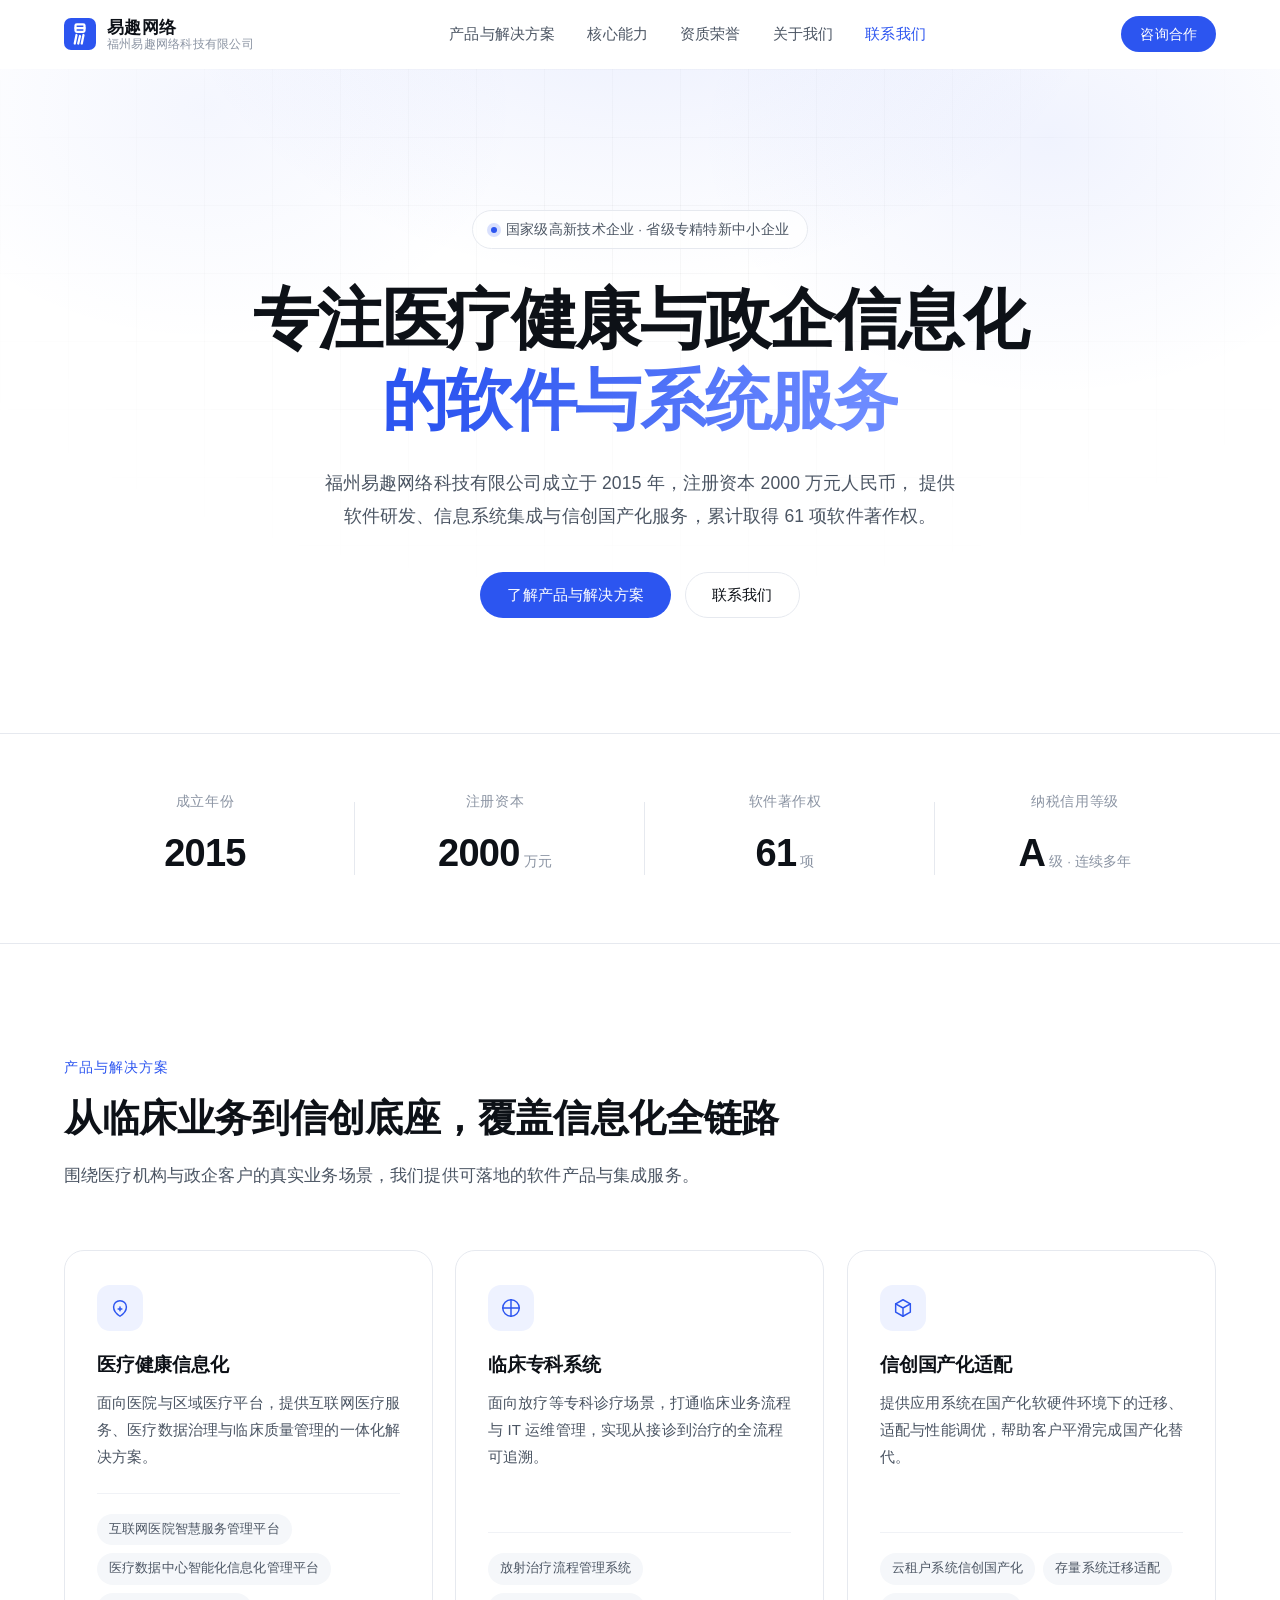
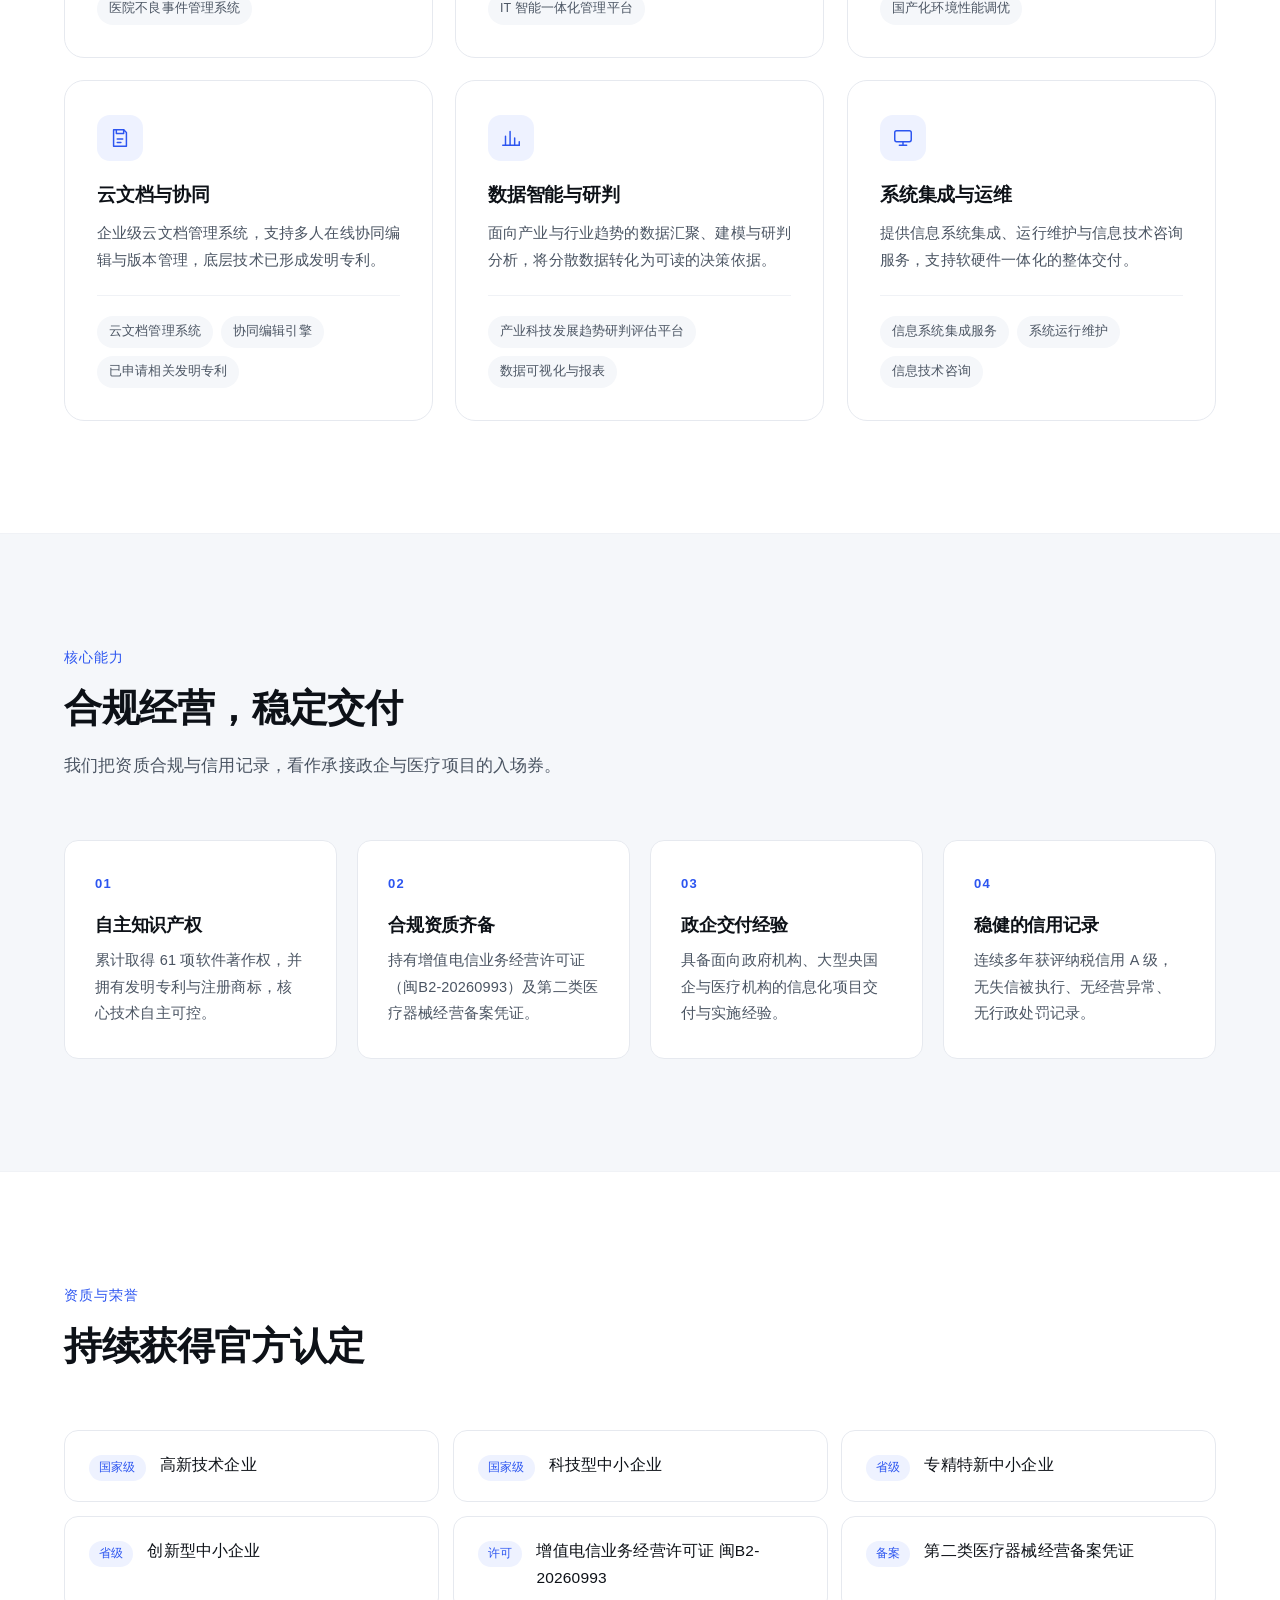
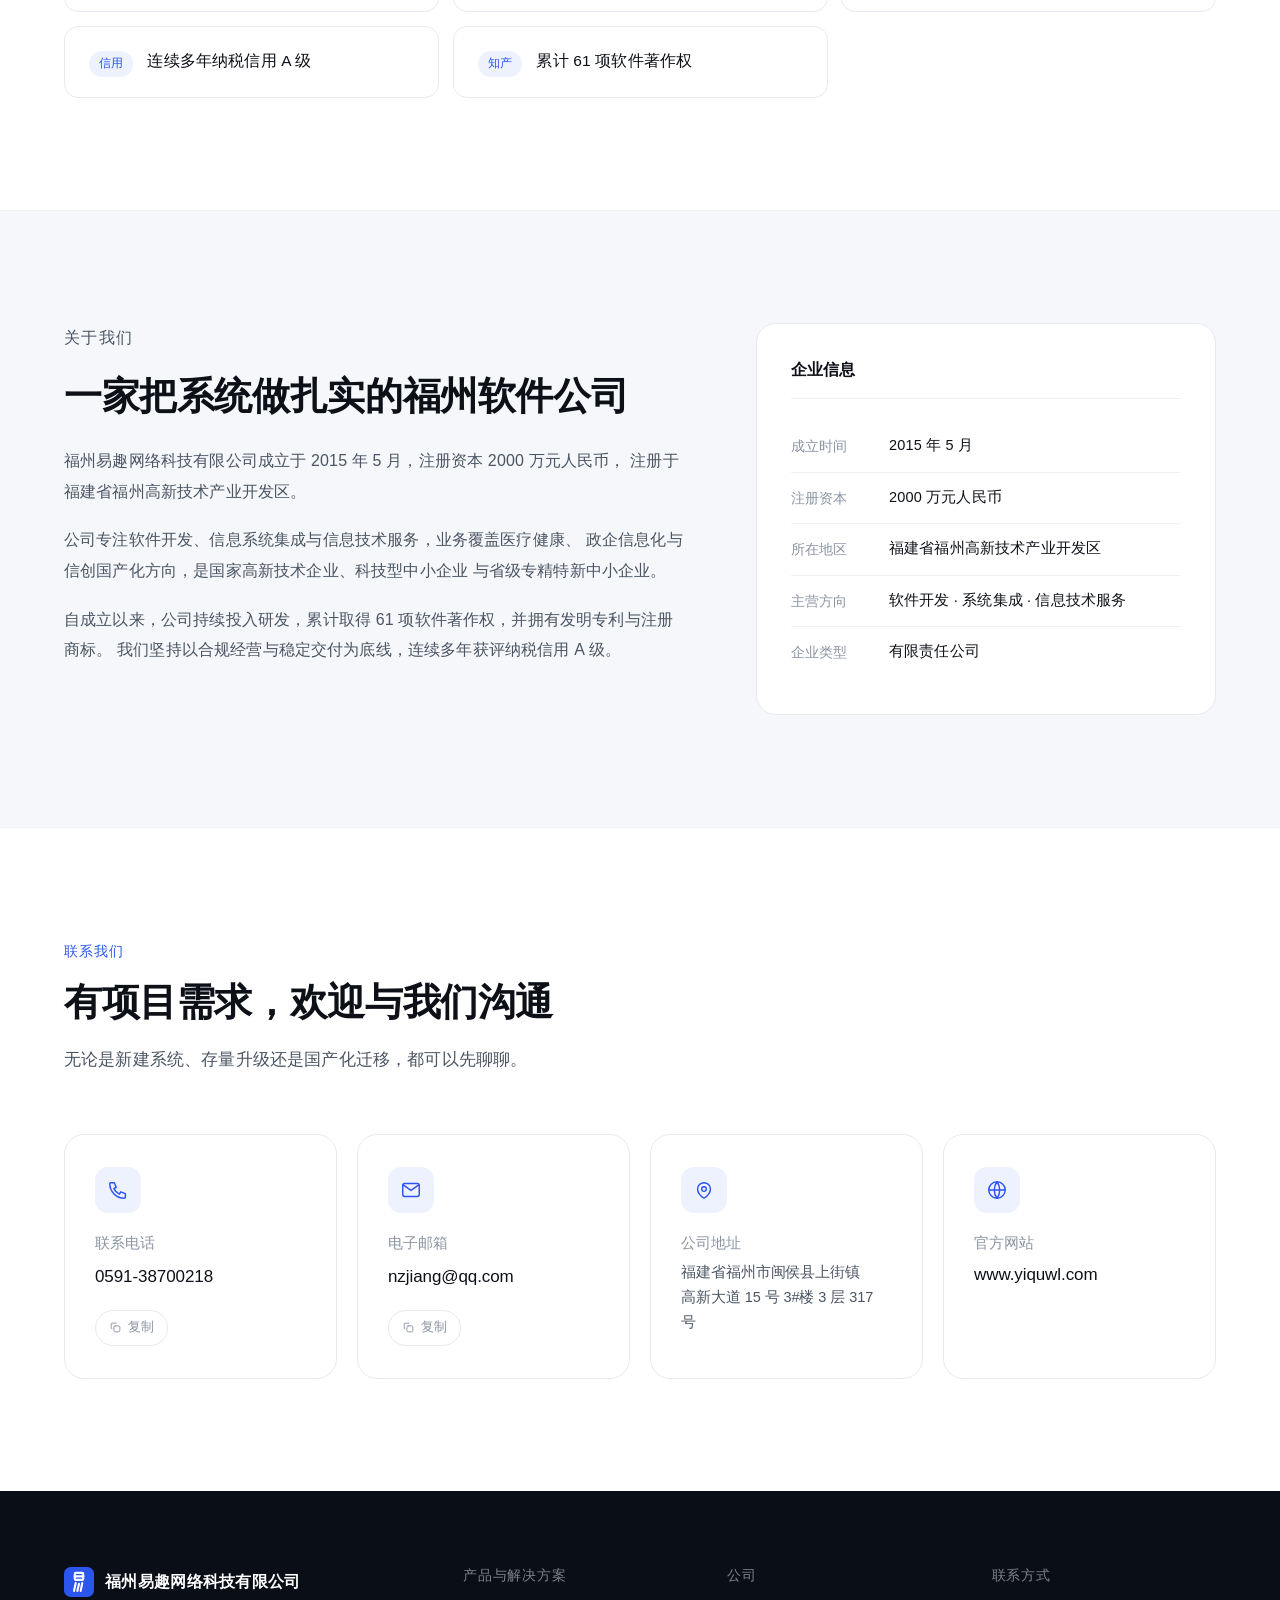
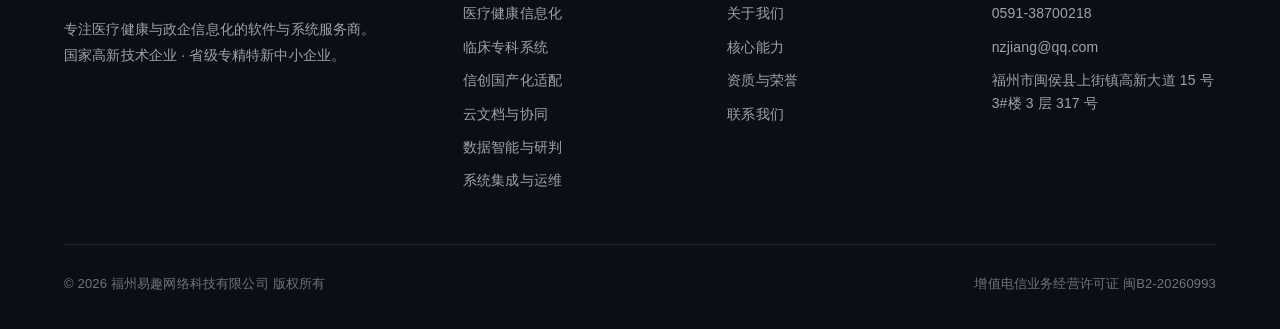
<file: index.html>
<!doctype html>
<html lang="zh-CN">
<head>
<meta charset="utf-8">
<meta name="viewport" content="width=device-width, initial-scale=1, viewport-fit=cover">
<title>福州易趣网络科技有限公司 — 专注医疗健康与政企信息化</title>
<meta name="description" content="福州易趣网络科技有限公司成立于 2015 年，注册资本 2000 万元，是国家高新技术企业。提供软件研发、系统集成、信创国产化与医疗健康信息化服务，累计取得 61 项软件著作权。">
<meta name="keywords" content="福州易趣网络科技有限公司,易趣网络,医疗信息化,互联网医院,信创国产化,系统集成,软件开发,福州软件公司">
<meta name="author" content="福州易趣网络科技有限公司">
<meta name="theme-color" content="#ffffff">
<link rel="canonical" href="https://www.yiquwl.com/">

<meta property="og:type" content="website">
<meta property="og:site_name" content="福州易趣网络科技有限公司">
<meta property="og:title" content="福州易趣网络科技有限公司 — 专注医疗健康与政企信息化">
<meta property="og:description" content="国家高新技术企业 · 软件研发 · 系统集成 · 信创国产化">
<meta property="og:url" content="https://www.yiquwl.com/">

<link rel="icon" href="assets/favicon.svg" type="image/svg+xml">
<link rel="apple-touch-icon" href="assets/favicon.svg">
<link rel="stylesheet" href="assets/css/style.css">
<noscript>
  <!-- 无 JS 时的降级：入场动画的元素直接显示，避免内容空白 -->
  <style>.reveal{opacity:1 !important;transform:none !important;}</style>
</noscript>
</head>
<body id="top">

<a class="skip-link" href="#main">跳到主要内容</a>

<!-- ============ 顶部导航 ============ -->
<header class="site-header" id="siteHeader">
  <div class="container header-inner">
    <a class="brand" href="#top" aria-label="福州易趣网络科技有限公司 首页">
      <span class="brand-mark" aria-hidden="true">
        <svg viewBox="0 0 64 64" width="32" height="32">
          <rect width="64" height="64" rx="14" fill="currentColor"/>
          <g stroke="#fff" stroke-width="4.5" fill="none" stroke-linecap="round" stroke-linejoin="round">
            <rect x="23" y="12.5" width="18" height="15" rx="2.5"/>
            <line x1="23" y1="20" x2="41" y2="20"/>
            <path d="M25 34 L21.5 51"/>
            <path d="M39 34 L35.5 51"/>
            <path d="M32 36 L28.5 51"/>
          </g>
        </svg>
      </span>
      <span class="brand-text">
        <b>易趣网络</b>
        <i>福州易趣网络科技有限公司</i>
      </span>
    </a>

    <nav class="nav" id="primaryNav" aria-label="主导航">
      <a href="#products">产品与解决方案</a>
      <a href="#capability">核心能力</a>
      <a href="#honors">资质荣誉</a>
      <a href="#about">关于我们</a>
      <a href="#contact">联系我们</a>
    </nav>

    <div class="header-actions">
      <a class="btn btn-primary btn-sm" href="#contact">咨询合作</a>
      <button class="nav-toggle" id="navToggle" type="button"
              aria-label="打开导航菜单" aria-expanded="false" aria-controls="primaryNav">
        <span></span><span></span><span></span>
      </button>
    </div>
  </div>
</header>

<div class="nav-backdrop" id="navBackdrop" hidden></div>

<main id="main">

  <!-- ============ 首屏 ============ -->
  <section class="hero">
    <div class="container hero-inner">
      <p class="eyebrow">
        <span class="eyebrow-dot" aria-hidden="true"></span>
        国家级高新技术企业 · 省级专精特新中小企业
      </p>

      <h1 class="hero-title">
        专注医疗健康与政企信息化<br>
        <span class="hero-title-accent">的软件与系统服务</span>
      </h1>

      <p class="hero-lead">
        福州易趣网络科技有限公司成立于 2015 年，注册资本 2000 万元人民币，
        提供软件研发、信息系统集成与信创国产化服务，累计取得 61 项软件著作权。
      </p>

      <div class="hero-actions">
        <a class="btn btn-primary" href="#products">了解产品与解决方案</a>
        <a class="btn btn-ghost" href="#contact">联系我们</a>
      </div>
    </div>
  </section>

  <!-- ============ 关键数据 ============ -->
  <section class="stats" aria-label="公司关键数据">
    <div class="container">
      <dl class="stats-grid">
        <div class="stat reveal">
          <dt>成立年份</dt>
          <dd><span class="stat-num">2015</span></dd>
        </div>
        <div class="stat reveal">
          <dt>注册资本</dt>
          <dd><span class="stat-num">2000</span><span class="stat-unit">万元</span></dd>
        </div>
        <div class="stat reveal">
          <dt>软件著作权</dt>
          <dd><span class="stat-num">61</span><span class="stat-unit">项</span></dd>
        </div>
        <div class="stat reveal">
          <dt>纳税信用等级</dt>
          <dd><span class="stat-num">A</span><span class="stat-unit">级 · 连续多年</span></dd>
        </div>
      </dl>
    </div>
  </section>

  <!-- ============ 产品与解决方案 ============ -->
  <section class="section" id="products">
    <div class="container">
      <header class="section-head reveal">
        <p class="section-kicker">产品与解决方案</p>
        <h2 class="section-title">从临床业务到信创底座，覆盖信息化全链路</h2>
        <p class="section-lead">
          围绕医疗机构与政企客户的真实业务场景，我们提供可落地的软件产品与集成服务。
        </p>
      </header>

      <div class="card-grid">
        <article class="card reveal">
          <div class="card-icon" aria-hidden="true">
            <svg viewBox="0 0 24 24" fill="none" stroke="currentColor" stroke-width="1.6" stroke-linecap="round" stroke-linejoin="round">
              <path d="M12 21s-7-4.35-7-10a7 7 0 0 1 14 0c0 5.65-7 10-7 10z"/>
              <path d="M12 11v4M10 13h4"/>
            </svg>
          </div>
          <h3>医疗健康信息化</h3>
          <p>面向医院与区域医疗平台，提供互联网医疗服务、医疗数据治理与临床质量管理的一体化解决方案。</p>
          <ul class="tag-list">
            <li>互联网医院智慧服务管理平台</li>
            <li>医疗数据中心智能化信息化管理平台</li>
            <li>医院不良事件管理系统</li>
          </ul>
        </article>

        <article class="card reveal">
          <div class="card-icon" aria-hidden="true">
            <svg viewBox="0 0 24 24" fill="none" stroke="currentColor" stroke-width="1.6" stroke-linecap="round" stroke-linejoin="round">
              <circle cx="12" cy="12" r="9"/>
              <path d="M12 3v18M3 12h18"/>
            </svg>
          </div>
          <h3>临床专科系统</h3>
          <p>面向放疗等专科诊疗场景，打通临床业务流程与 IT 运维管理，实现从接诊到治疗的全流程可追溯。</p>
          <ul class="tag-list">
            <li>放射治疗流程管理系统</li>
            <li>IT 智能一体化管理平台</li>
          </ul>
        </article>

        <article class="card reveal">
          <div class="card-icon" aria-hidden="true">
            <svg viewBox="0 0 24 24" fill="none" stroke="currentColor" stroke-width="1.6" stroke-linecap="round" stroke-linejoin="round">
              <path d="M12 3l8 4.5v9L12 21l-8-4.5v-9L12 3z"/>
              <path d="M12 12l8-4.5M12 12v9M12 12L4 7.5"/>
            </svg>
          </div>
          <h3>信创国产化适配</h3>
          <p>提供应用系统在国产化软硬件环境下的迁移、适配与性能调优，帮助客户平滑完成国产化替代。</p>
          <ul class="tag-list">
            <li>云租户系统信创国产化</li>
            <li>存量系统迁移适配</li>
            <li>国产化环境性能调优</li>
          </ul>
        </article>

        <article class="card reveal">
          <div class="card-icon" aria-hidden="true">
            <svg viewBox="0 0 24 24" fill="none" stroke="currentColor" stroke-width="1.6" stroke-linecap="round" stroke-linejoin="round">
              <path d="M8 3h8l3 3v15H5V3h3z"/>
              <path d="M8 3v4h8V3M9 13h6M9 17h4"/>
            </svg>
          </div>
          <h3>云文档与协同</h3>
          <p>企业级云文档管理系统，支持多人在线协同编辑与版本管理，底层技术已形成发明专利。</p>
          <ul class="tag-list">
            <li>云文档管理系统</li>
            <li>协同编辑引擎</li>
            <li>已申请相关发明专利</li>
          </ul>
        </article>

        <article class="card reveal">
          <div class="card-icon" aria-hidden="true">
            <svg viewBox="0 0 24 24" fill="none" stroke="currentColor" stroke-width="1.6" stroke-linecap="round" stroke-linejoin="round">
              <path d="M3 20h18"/>
              <path d="M6 20V10M11 20V5M16 20v-8M21 20v-4"/>
            </svg>
          </div>
          <h3>数据智能与研判</h3>
          <p>面向产业与行业趋势的数据汇聚、建模与研判分析，将分散数据转化为可读的决策依据。</p>
          <ul class="tag-list">
            <li>产业科技发展趋势研判评估平台</li>
            <li>数据可视化与报表</li>
          </ul>
        </article>

        <article class="card reveal">
          <div class="card-icon" aria-hidden="true">
            <svg viewBox="0 0 24 24" fill="none" stroke="currentColor" stroke-width="1.6" stroke-linecap="round" stroke-linejoin="round">
              <rect x="3" y="4" width="18" height="12" rx="2"/>
              <path d="M8 20h8M12 16v4"/>
            </svg>
          </div>
          <h3>系统集成与运维</h3>
          <p>提供信息系统集成、运行维护与信息技术咨询服务，支持软硬件一体化的整体交付。</p>
          <ul class="tag-list">
            <li>信息系统集成服务</li>
            <li>系统运行维护</li>
            <li>信息技术咨询</li>
          </ul>
        </article>
      </div>
    </div>
  </section>

  <!-- ============ 核心能力 ============ -->
  <section class="section section-soft" id="capability">
    <div class="container">
      <header class="section-head reveal">
        <p class="section-kicker">核心能力</p>
        <h2 class="section-title">合规经营，稳定交付</h2>
        <p class="section-lead">
          我们把资质合规与信用记录，看作承接政企与医疗项目的入场券。
        </p>
      </header>

      <div class="feature-grid">
        <div class="feature reveal">
          <span class="feature-index">01</span>
          <h3>自主知识产权</h3>
          <p>累计取得 61 项软件著作权，并拥有发明专利与注册商标，核心技术自主可控。</p>
        </div>
        <div class="feature reveal">
          <span class="feature-index">02</span>
          <h3>合规资质齐备</h3>
          <p>持有增值电信业务经营许可证（闽B2-20260993）及第二类医疗器械经营备案凭证。</p>
        </div>
        <div class="feature reveal">
          <span class="feature-index">03</span>
          <h3>政企交付经验</h3>
          <p>具备面向政府机构、大型央国企与医疗机构的信息化项目交付与实施经验。</p>
        </div>
        <div class="feature reveal">
          <span class="feature-index">04</span>
          <h3>稳健的信用记录</h3>
          <p>连续多年获评纳税信用 A 级，无失信被执行、无经营异常、无行政处罚记录。</p>
        </div>
      </div>
    </div>
  </section>

  <!-- ============ 资质与荣誉 ============ -->
  <section class="section" id="honors">
    <div class="container">
      <header class="section-head reveal">
        <p class="section-kicker">资质与荣誉</p>
        <h2 class="section-title">持续获得官方认定</h2>
      </header>

      <ul class="honor-list">
        <li class="honor reveal"><span class="honor-badge">国家级</span>高新技术企业</li>
        <li class="honor reveal"><span class="honor-badge">国家级</span>科技型中小企业</li>
        <li class="honor reveal"><span class="honor-badge">省级</span>专精特新中小企业</li>
        <li class="honor reveal"><span class="honor-badge">省级</span>创新型中小企业</li>
        <li class="honor reveal"><span class="honor-badge">许可</span>增值电信业务经营许可证 闽B2-20260993</li>
        <li class="honor reveal"><span class="honor-badge">备案</span>第二类医疗器械经营备案凭证</li>
        <li class="honor reveal"><span class="honor-badge">信用</span>连续多年纳税信用 A 级</li>
        <li class="honor reveal"><span class="honor-badge">知产</span>累计 61 项软件著作权</li>
      </ul>
    </div>
  </section>

  <!-- ============ 关于我们 ============ -->
  <section class="section section-soft" id="about">
    <div class="container about-grid">
      <div class="about-copy reveal">
        <p class="section-kicker">关于我们</p>
        <h2 class="section-title">一家把系统做扎实的福州软件公司</h2>
        <p>
          福州易趣网络科技有限公司成立于 2015 年 5 月，注册资本 2000 万元人民币，
          注册于福建省福州高新技术产业开发区。
        </p>
        <p>
          公司专注软件开发、信息系统集成与信息技术服务，业务覆盖医疗健康、
          政企信息化与信创国产化方向，是国家高新技术企业、科技型中小企业
          与省级专精特新中小企业。
        </p>
        <p>
          自成立以来，公司持续投入研发，累计取得 61 项软件著作权，并拥有发明专利与注册商标。
          我们坚持以合规经营与稳定交付为底线，连续多年获评纳税信用 A 级。
        </p>
      </div>

      <aside class="about-panel reveal">
        <h3>企业信息</h3>
        <dl class="info-list">
          <div>
            <dt>成立时间</dt>
            <dd>2015 年 5 月</dd>
          </div>
          <div>
            <dt>注册资本</dt>
            <dd>2000 万元人民币</dd>
          </div>
          <div>
            <dt>所在地区</dt>
            <dd>福建省福州高新技术产业开发区</dd>
          </div>
          <div>
            <dt>主营方向</dt>
            <dd>软件开发 · 系统集成 · 信息技术服务</dd>
          </div>
          <div>
            <dt>企业类型</dt>
            <dd>有限责任公司</dd>
          </div>
        </dl>
      </aside>
    </div>
  </section>

  <!-- ============ 联系我们 ============ -->
  <section class="section" id="contact">
    <div class="container">
      <header class="section-head reveal">
        <p class="section-kicker">联系我们</p>
        <h2 class="section-title">有项目需求，欢迎与我们沟通</h2>
        <p class="section-lead">
          无论是新建系统、存量升级还是国产化迁移，都可以先聊聊。
        </p>
      </header>

      <div class="contact-grid">
        <div class="contact-card is-actionable reveal">
          <div class="card-icon" aria-hidden="true">
            <svg viewBox="0 0 24 24" fill="none" stroke="currentColor" stroke-width="1.6" stroke-linecap="round" stroke-linejoin="round">
              <path d="M4 4h4l2 5-2.5 1.5a12 12 0 0 0 6 6L15 14l5 2v4a1 1 0 0 1-1 1A16 16 0 0 1 3 5a1 1 0 0 1 1-1z"/>
            </svg>
          </div>
          <h3>联系电话</h3>
          <p class="contact-value"><a href="tel:+8659138700218">0591-38700218</a></p>
          <button class="copy-btn" type="button" data-copy="0591-38700218">
            <svg class="ico-copy" viewBox="0 0 24 24" fill="none" stroke="currentColor" stroke-width="1.7" stroke-linecap="round" stroke-linejoin="round" aria-hidden="true">
              <rect x="9" y="9" width="11" height="11" rx="2.5"/>
              <path d="M5.5 14.5A1.5 1.5 0 0 1 4 13V5.5A1.5 1.5 0 0 1 5.5 4H13"/>
            </svg>
            <svg class="ico-check" viewBox="0 0 24 24" fill="none" stroke="currentColor" stroke-width="2" stroke-linecap="round" stroke-linejoin="round" aria-hidden="true">
              <path d="m5 12.5 4.5 4.5L19 7.5"/>
            </svg>
            <span class="copy-label">复制</span>
          </button>
          <span class="copy-status sr-only" role="status" aria-live="polite"></span>
        </div>

        <div class="contact-card is-actionable reveal">
          <div class="card-icon" aria-hidden="true">
            <svg viewBox="0 0 24 24" fill="none" stroke="currentColor" stroke-width="1.6" stroke-linecap="round" stroke-linejoin="round">
              <rect x="3" y="5" width="18" height="14" rx="2"/>
              <path d="m3.5 6.5 8.5 6 8.5-6"/>
            </svg>
          </div>
          <h3>电子邮箱</h3>
          <p class="contact-value"><a href="mailto:nzjiang@qq.com">nzjiang@qq.com</a></p>
          <button class="copy-btn" type="button" data-copy="nzjiang@qq.com">
            <svg class="ico-copy" viewBox="0 0 24 24" fill="none" stroke="currentColor" stroke-width="1.7" stroke-linecap="round" stroke-linejoin="round" aria-hidden="true">
              <rect x="9" y="9" width="11" height="11" rx="2.5"/>
              <path d="M5.5 14.5A1.5 1.5 0 0 1 4 13V5.5A1.5 1.5 0 0 1 5.5 4H13"/>
            </svg>
            <svg class="ico-check" viewBox="0 0 24 24" fill="none" stroke="currentColor" stroke-width="2" stroke-linecap="round" stroke-linejoin="round" aria-hidden="true">
              <path d="m5 12.5 4.5 4.5L19 7.5"/>
            </svg>
            <span class="copy-label">复制</span>
          </button>
          <span class="copy-status sr-only" role="status" aria-live="polite"></span>
        </div>

        <div class="contact-card reveal">
          <div class="card-icon" aria-hidden="true">
            <svg viewBox="0 0 24 24" fill="none" stroke="currentColor" stroke-width="1.6" stroke-linecap="round" stroke-linejoin="round">
              <path d="M12 21s-7-4.35-7-10a7 7 0 0 1 14 0c0 5.65-7 10-7 10z"/>
              <circle cx="12" cy="11" r="2.5"/>
            </svg>
          </div>
          <h3>公司地址</h3>
          <p class="contact-value contact-value-sm">
            福建省福州市闽侯县上街镇<br>
            高新大道 15 号 3#楼 3 层 317 号
          </p>
        </div>

        <div class="contact-card reveal">
          <div class="card-icon" aria-hidden="true">
            <svg viewBox="0 0 24 24" fill="none" stroke="currentColor" stroke-width="1.6" stroke-linecap="round" stroke-linejoin="round">
              <circle cx="12" cy="12" r="9"/>
              <path d="M3 12h18M12 3a15 15 0 0 1 0 18 15 15 0 0 1 0-18z"/>
            </svg>
          </div>
          <h3>官方网站</h3>
          <p class="contact-value">www.yiquwl.com</p>
        </div>
      </div>
    </div>
  </section>

</main>

<!-- ============ 页脚 ============ -->
<footer class="site-footer">
  <div class="container">
    <div class="footer-grid">
      <div class="footer-brand">
        <a class="brand brand-footer" href="#top">
          <span class="brand-mark" aria-hidden="true">
            <svg viewBox="0 0 64 64" width="30" height="30">
              <rect width="64" height="64" rx="14" fill="currentColor"/>
              <g stroke="#fff" stroke-width="4.5" fill="none" stroke-linecap="round" stroke-linejoin="round">
                <rect x="23" y="12.5" width="18" height="15" rx="2.5"/>
                <line x1="23" y1="20" x2="41" y2="20"/>
                <path d="M25 34 L21.5 51"/>
                <path d="M39 34 L35.5 51"/>
                <path d="M32 36 L28.5 51"/>
              </g>
            </svg>
          </span>
          <span class="brand-text"><b>福州易趣网络科技有限公司</b></span>
        </a>
        <p class="footer-desc">
          专注医疗健康与政企信息化的软件与系统服务商。<br>
          国家高新技术企业 · 省级专精特新中小企业。
        </p>
      </div>

      <nav class="footer-col" aria-label="产品与解决方案">
        <h4>产品与解决方案</h4>
        <ul>
          <li><a href="#products">医疗健康信息化</a></li>
          <li><a href="#products">临床专科系统</a></li>
          <li><a href="#products">信创国产化适配</a></li>
          <li><a href="#products">云文档与协同</a></li>
          <li><a href="#products">数据智能与研判</a></li>
          <li><a href="#products">系统集成与运维</a></li>
        </ul>
      </nav>

      <nav class="footer-col" aria-label="公司">
        <h4>公司</h4>
        <ul>
          <li><a href="#about">关于我们</a></li>
          <li><a href="#capability">核心能力</a></li>
          <li><a href="#honors">资质与荣誉</a></li>
          <li><a href="#contact">联系我们</a></li>
        </ul>
      </nav>

      <div class="footer-col">
        <h4>联系方式</h4>
        <ul>
          <li><a href="tel:+8659138700218">0591-38700218</a></li>
          <li><a href="mailto:nzjiang@qq.com">nzjiang@qq.com</a></li>
          <li><span>福州市闽侯县上街镇高新大道 15 号 3#楼 3 层 317 号</span></li>
        </ul>
      </div>
    </div>

    <div class="footer-bottom">
      <p>© <span id="year">2026</span> 福州易趣网络科技有限公司 版权所有</p>
      <p class="footer-legal">
        <!--
          备案号「闽ICP备15012597号-1」只覆盖 yiquwl.com，而本站当前跑在
          azyyzaz.github.io 上，域名与备案对不上，先不展示。
          绑定 www.yiquwl.com 并开启 Enforce HTTPS 之后，把下面两行（备案号
          连同它前面的分隔点）一起放开即可。
        -->
        <!-- <a href="https://beian.miit.gov.cn/" target="_blank" rel="noopener noreferrer">闽ICP备15012597号-1</a>
        <span class="dot" aria-hidden="true">·</span> -->
        <span>增值电信业务经营许可证 闽B2-20260993</span>
      </p>
    </div>
  </div>
</footer>

<script src="assets/js/main.js" defer></script>
</body>
</html>
</file>
<file: assets/css/style.css>
/* ==========================================================================
   福州易趣网络科技有限公司 — 官网样式
   设计语言：极简、留白、单栏主结构（参考 deepseek.com 的克制风格）
   无外部依赖、无网络字体，全部使用系统中文字体
   ========================================================================== */

/* ---------- 1. 设计变量 ---------- */
:root {
  /* 色板 */
  --bg:            #ffffff;
  --bg-soft:       #f5f7fa;
  --bg-dark:       #0a0e17;

  --ink:           #0d1117;
  --ink-2:         #4b5563;
  --ink-3:         #8b94a3;
  --ink-invert:    #ffffff;
  --ink-invert-2:  rgba(255, 255, 255, .62);

  --line:          #e6e9ef;
  --line-soft:     #f0f2f6;

  --accent:        #2c55f0;
  --accent-hover:  #1f41cc;
  --accent-soft:   #eef2ff;
  --accent-ring:   rgba(44, 85, 240, .18);

  /* 排版 */
  --font-sans: -apple-system, BlinkMacSystemFont, "Segoe UI", "PingFang SC",
               "Hiragino Sans GB", "Microsoft YaHei", "Source Han Sans SC",
               "Noto Sans CJK SC", "Helvetica Neue", Arial, sans-serif;

  /* 尺寸 */
  --container:   1200px;
  --gutter:      24px;
  --radius-sm:   8px;
  --radius:      14px;
  --radius-lg:   20px;
  --radius-pill: 999px;

  /* 节奏 */
  --section-y:   112px;
  --header-h:    68px;

  /* 动效 */
  --ease: cubic-bezier(.22, .61, .36, 1);
}

/* ---------- 2. 基础重置 ---------- */
*, *::before, *::after { box-sizing: border-box; }

html {
  scroll-behavior: smooth;
  scroll-padding-top: calc(var(--header-h) + 16px);
  -webkit-text-size-adjust: 100%;
}

body {
  margin: 0;
  background: var(--bg);
  color: var(--ink);
  font-family: var(--font-sans);
  font-size: 16px;
  line-height: 1.75;
  letter-spacing: .01em;
  -webkit-font-smoothing: antialiased;
  -moz-osx-font-smoothing: grayscale;
  text-rendering: optimizeLegibility;
}

h1, h2, h3, h4 {
  margin: 0;
  font-weight: 600;
  line-height: 1.28;
  letter-spacing: -.01em;
}

p { margin: 0; }

ul, ol, dl, dd { margin: 0; padding: 0; }
ul, ol { list-style: none; }

a {
  color: inherit;
  text-decoration: none;
  transition: color .18s var(--ease);
}

img, svg { display: block; max-width: 100%; }

button { font: inherit; color: inherit; }

:focus-visible {
  outline: 2px solid var(--accent);
  outline-offset: 3px;
  border-radius: 4px;
}

::selection { background: var(--accent-ring); }

/* ---------- 3. 布局工具 ---------- */
.container {
  width: 100%;
  max-width: var(--container);
  margin-inline: auto;
  padding-inline: var(--gutter);
}

.section { padding-block: var(--section-y); }

.section-soft {
  background: var(--bg-soft);
  border-block: 1px solid var(--line-soft);
}

.skip-link {
  position: absolute;
  top: -100px;
  left: 16px;
  z-index: 200;
  padding: 10px 18px;
  background: var(--accent);
  color: #fff;
  border-radius: var(--radius-sm);
  transition: top .2s var(--ease);
}
.skip-link:focus { top: 12px; }

/* ---------- 4. 按钮 ---------- */
.btn {
  display: inline-flex;
  align-items: center;
  justify-content: center;
  gap: 8px;
  padding: 13px 26px;
  border: 1px solid transparent;
  border-radius: var(--radius-pill);
  font-size: 15px;
  font-weight: 500;
  line-height: 1.2;
  white-space: nowrap;
  cursor: pointer;
  transition: background-color .18s var(--ease), border-color .18s var(--ease),
              color .18s var(--ease), transform .18s var(--ease);
}

.btn-primary {
  background: var(--accent);
  color: #fff;
}
.btn-primary:hover {
  background: var(--accent-hover);
  transform: translateY(-1px);
}

.btn-ghost {
  background: transparent;
  border-color: var(--line);
  color: var(--ink);
}
.btn-ghost:hover {
  border-color: #c9cfda;
  background: #fafbfc;
}

.btn-sm { padding: 9px 18px; font-size: 14px; }

/* ---------- 5. 顶部导航 ---------- */
.site-header {
  position: sticky;
  top: 0;
  z-index: 100;
  background: rgba(255, 255, 255, .82);
  backdrop-filter: saturate(180%) blur(14px);
  -webkit-backdrop-filter: saturate(180%) blur(14px);
  border-bottom: 1px solid transparent;
  transition: border-color .24s var(--ease), background-color .24s var(--ease);
}
.site-header.is-scrolled {
  border-bottom-color: var(--line);
  background: rgba(255, 255, 255, .92);
}

/* 阅读进度：宽度由 JS 写入 --progress（0 → 1） */
.site-header::after {
  content: "";
  position: absolute;
  left: 0;
  bottom: -1px;
  width: calc(var(--progress, 0) * 100%);
  height: 2px;
  background: linear-gradient(90deg, var(--accent), #6d8bff);
  opacity: 0;
  transition: opacity .3s var(--ease);
  pointer-events: none;
}
.site-header.is-scrolled::after { opacity: 1; }

.header-inner {
  display: flex;
  align-items: center;
  gap: 24px;
  min-height: var(--header-h);
}

/* 品牌 */
.brand {
  display: flex;
  align-items: center;
  gap: 11px;
  flex-shrink: 0;
}
.brand-mark {
  display: block;
  color: var(--accent);
  transition: transform .24s var(--ease);
}
.brand:hover .brand-mark { transform: rotate(-6deg) scale(1.04); }

.brand-text { display: flex; flex-direction: column; line-height: 1.24; }
.brand-text b {
  font-size: 16.5px;
  font-weight: 600;
  letter-spacing: .02em;
}
.brand-text i {
  font-style: normal;
  font-size: 11.5px;
  color: var(--ink-3);
  letter-spacing: .02em;
}

/* 主导航 */
.nav {
  display: flex;
  align-items: center;
  gap: 4px;
  margin-inline: auto;
}
.nav a {
  position: relative;
  padding: 8px 14px;
  border-radius: var(--radius-sm);
  font-size: 15px;
  color: var(--ink-2);
}
.nav a:hover { color: var(--ink); background: var(--bg-soft); }
.nav a.is-active { color: var(--accent); font-weight: 500; }

.header-actions {
  display: flex;
  align-items: center;
  gap: 12px;
  flex-shrink: 0;
}

/* 汉堡按钮 */
.nav-toggle {
  display: none;
  width: 40px;
  height: 40px;
  padding: 0;
  background: transparent;
  border: 1px solid var(--line);
  border-radius: var(--radius-sm);
  cursor: pointer;
  flex-direction: column;
  align-items: center;
  justify-content: center;
  gap: 4.5px;
}
.nav-toggle span {
  display: block;
  width: 17px;
  height: 1.75px;
  background: var(--ink);
  border-radius: 2px;
  transition: transform .24s var(--ease), opacity .18s var(--ease);
}
.nav-toggle[aria-expanded="true"] span:nth-child(1) { transform: translateY(6.25px) rotate(45deg); }
.nav-toggle[aria-expanded="true"] span:nth-child(2) { opacity: 0; }
.nav-toggle[aria-expanded="true"] span:nth-child(3) { transform: translateY(-6.25px) rotate(-45deg); }

.nav-backdrop {
  position: fixed;
  inset: var(--header-h) 0 0;
  z-index: 90;
  background: rgba(13, 17, 23, .28);
  backdrop-filter: blur(2px);
  animation: fade-in .2s var(--ease);
}
@keyframes fade-in { from { opacity: 0; } to { opacity: 1; } }

/* ---------- 6. 首屏 ---------- */
.hero {
  position: relative;
  overflow: hidden;
  padding-block: clamp(76px, 11vw, 148px) clamp(64px, 9vw, 120px);
  text-align: center;
  /* 网线的步距与遮罩只在这里定义一次：::after 的静态网线、上面浮起的
     细网、以及 JS 里的画线步距全都取自这几个值，改一处即可。
     细网正好是网线的十分之一，两张网严格嵌套，不会互相错位。 */
  --grid-size: 68px;
  --mesh-size: 6.8px;
  --grid-mask: radial-gradient(60% 55% at 50% 26%, #000 0%, transparent 100%);
}
.hero::before {
  content: "";
  position: absolute;
  inset: -20% 0 auto;
  height: 780px;
  z-index: 0;
  background:
    radial-gradient(52% 62% at 50% 0%, rgba(44, 85, 240, .11), transparent 72%),
    radial-gradient(38% 46% at 82% 26%, rgba(44, 85, 240, .07), transparent 72%),
    radial-gradient(34% 42% at 16% 22%, rgba(44, 85, 240, .05), transparent 72%);
  pointer-events: none;
}
.hero::after {
  content: "";
  position: absolute;
  inset: 0;
  z-index: 1;
  background-image:
    linear-gradient(to right, rgba(13, 17, 23, .035) 1px, transparent 1px),
    linear-gradient(to bottom, rgba(13, 17, 23, .035) 1px, transparent 1px);
  background-size: var(--grid-size) var(--grid-size);
  -webkit-mask-image: var(--grid-mask);
  mask-image: var(--grid-mask);
  pointer-events: none;
}

/*
  静态网线之上再叠一张十倍密的细网，指针扫过时被托起一个小穹顶。
  整张网连同柔边都由 canvas 自己画（见 main.js 第 6 节）：这里只负责定位。
  不套 --grid-mask——细网本来就跟着指针走、自己会淡出，再叠一道固定遮罩
  只会把它啃掉一块。
*/
.hero-mesh {
  position: absolute;
  inset: 0;
  z-index: 2;
  width: 100%;
  height: 100%;
  pointer-events: none;
}
.hero-inner { position: relative; z-index: 3; }

.eyebrow {
  display: inline-flex;
  align-items: center;
  gap: 9px;
  margin-bottom: 30px;
  padding: 7px 18px;
  border: 1px solid var(--line);
  border-radius: var(--radius-pill);
  background: rgba(255, 255, 255, .7);
  font-size: 13.5px;
  color: var(--ink-2);
  letter-spacing: .02em;
}
.eyebrow-dot {
  width: 6px;
  height: 6px;
  border-radius: 50%;
  background: var(--accent);
  box-shadow: 0 0 0 4px var(--accent-ring);
  animation: pulse 2.6s var(--ease) infinite;
}
@keyframes pulse {
  0%, 100% { box-shadow: 0 0 0 4px var(--accent-ring); }
  50%      { box-shadow: 0 0 0 8px rgba(44, 85, 240, .06); }
}

.hero-title {
  /* 下限必须让最长一行（12 字）在 330px 视口下仍能容纳，
     否则 <br> 之外的强制断行会挤出孤字。 */
  font-size: clamp(1.5rem, 6.4vw, 4.15rem);
  font-weight: 600;
  line-height: 1.22;
  letter-spacing: -.022em;
  margin-bottom: 26px;
}
.hero-title-accent {
  background: linear-gradient(100deg, var(--accent) 12%, #6d8bff 92%);
  -webkit-background-clip: text;
  background-clip: text;
  color: transparent;
}

.hero-lead {
  max-width: 640px;
  margin-inline: auto;
  font-size: clamp(15px, 1.5vw, 17.5px);
  line-height: 1.85;
  color: var(--ink-2);
}

.hero-actions {
  display: flex;
  flex-wrap: wrap;
  justify-content: center;
  gap: 14px;
  margin-top: 40px;
}

/* ---------- 7. 关键数据条 ---------- */
.stats {
  padding-block: 56px;
  border-block: 1px solid var(--line);
  background: transparent;   /* body 已是白底，这里不必再铺一层 */
}
.stats-grid {
  display: grid;
  grid-template-columns: repeat(4, 1fr);
  gap: 8px;
}
.stat {
  position: relative;
  padding-inline: 8px;
  text-align: center;
}
.stat + .stat::before {
  content: "";
  position: absolute;
  left: 0;
  top: 12%;
  height: 76%;
  width: 1px;
  background: var(--line);
}
.stat dt {
  font-size: 13.5px;
  color: var(--ink-3);
  letter-spacing: .04em;
  margin-bottom: 6px;
}
.stat dd {
  display: flex;
  align-items: baseline;
  justify-content: center;
  gap: 4px;
}
.stat-num {
  font-size: clamp(26px, 3.2vw, 38px);
  font-weight: 600;
  letter-spacing: -.02em;
  color: var(--ink);
  font-variant-numeric: tabular-nums;
}
.stat-unit {
  font-size: 13.5px;
  color: var(--ink-3);
}

/* ---------- 8. 区块标题 ---------- */
.section-head {
  max-width: 720px;
  margin-bottom: 60px;
}
.section-head.is-center { margin-inline: auto; text-align: center; }

.section-kicker {
  font-size: 13.5px;
  font-weight: 500;
  letter-spacing: .08em;
  color: var(--accent);
  margin-bottom: 14px;
}

.section-title {
  font-size: clamp(1.6rem, 3.1vw, 2.35rem);
  margin-bottom: 18px;
}

.section-lead {
  font-size: 16.5px;
  line-height: 1.85;
  color: var(--ink-2);
}

/* ---------- 9. 产品卡片 ---------- */
.card-grid {
  display: grid;
  grid-template-columns: repeat(auto-fit, minmax(320px, 1fr));
  gap: 22px;
}

.card {
  display: flex;
  flex-direction: column;
  padding: 34px 32px 32px;
  background: var(--bg);
  border: 1px solid var(--line);
  border-radius: var(--radius-lg);
  transition: border-color .22s var(--ease), transform .22s var(--ease),
              box-shadow .22s var(--ease);
}
.card:hover {
  border-color: #d3dae8;
  transform: translateY(-3px);
  box-shadow: 0 14px 34px -20px rgba(13, 17, 23, .22);
}

.card-icon {
  display: grid;
  place-items: center;
  width: 46px;
  height: 46px;
  margin-bottom: 22px;
  border-radius: 13px;
  background: var(--accent-soft);
  color: var(--accent);
}
.card-icon svg { width: 22px; height: 22px; }

.card h3 {
  font-size: 18.5px;
  margin-bottom: 12px;
}
.card > p {
  font-size: 15px;
  line-height: 1.82;
  color: var(--ink-2);
  margin-bottom: 22px;
}

.tag-list {
  display: flex;
  flex-wrap: wrap;
  gap: 8px;
  /* 推到卡片底部，使同一行的卡片标签横向对齐 */
  margin-top: auto;
  padding-top: 20px;
  border-top: 1px solid var(--line-soft);
}

.tag-list li {
  padding: 5px 12px;
  border-radius: var(--radius-pill);
  background: var(--bg-soft);
  font-size: 12.5px;
  color: var(--ink-2);
  letter-spacing: .01em;
}

/* ---------- 10. 核心能力 ---------- */
.feature-grid {
  display: grid;
  grid-template-columns: repeat(auto-fit, minmax(260px, 1fr));
  gap: 20px;
}

.feature {
  padding: 32px 30px;
  background: var(--bg);
  border: 1px solid var(--line);
  border-radius: var(--radius);
  transition: border-color .22s var(--ease), transform .22s var(--ease);
}
.feature:hover {
  border-color: #d3dae8;
  transform: translateY(-3px);
}

.feature-index {
  display: block;
  margin-bottom: 18px;
  font-size: 13px;
  font-weight: 600;
  letter-spacing: .1em;
  color: var(--accent);
  font-variant-numeric: tabular-nums;
}
.feature h3 {
  font-size: 17.5px;
  margin-bottom: 11px;
}
.feature p {
  font-size: 14.5px;
  line-height: 1.82;
  color: var(--ink-2);
}

/* ---------- 11. 资质荣誉 ---------- */
.honor-list {
  display: grid;
  grid-template-columns: repeat(auto-fit, minmax(300px, 1fr));
  gap: 14px;
}
.honor {
  display: flex;
  align-items: flex-start;
  gap: 14px;
  padding: 20px 24px;
  border: 1px solid var(--line);
  border-radius: var(--radius);
  background: var(--bg);
  font-size: 15.5px;
  transition: border-color .22s var(--ease), background-color .22s var(--ease);
}
.honor:hover {
  border-color: #d3dae8;
  background: #fcfdff;
}
.honor-badge {
  flex-shrink: 0;
  margin-top: 4px;
  padding: 3px 10px;
  border-radius: var(--radius-pill);
  background: var(--accent-soft);
  color: var(--accent);
  font-size: 12px;
  font-weight: 500;
  line-height: 1.65;
  letter-spacing: .02em;
}

/* ---------- 12. 关于我们 ---------- */
.about-grid {
  display: grid;
  grid-template-columns: minmax(0, 1.35fr) minmax(0, 1fr);
  gap: 72px;
  align-items: start;
}
.about-copy .section-title { margin-bottom: 26px; }
.about-copy p {
  font-size: 16px;
  line-height: 1.92;
  color: var(--ink-2);
  margin-bottom: 18px;
}
.about-copy p:last-child { margin-bottom: 0; }

.about-panel {
  padding: 36px 34px;
  background: var(--bg);
  border: 1px solid var(--line);
  border-radius: var(--radius-lg);
}
.about-panel h3 {
  font-size: 16px;
  margin-bottom: 22px;
  padding-bottom: 18px;
  border-bottom: 1px solid var(--line-soft);
}
.info-list > div {
  display: flex;
  gap: 20px;
  padding-block: 13px;
}
.info-list > div + div { border-top: 1px solid var(--line-soft); }
.info-list dt {
  flex: 0 0 78px;
  font-size: 14px;
  color: var(--ink-3);
}
.info-list dd {
  flex: 1;
  font-size: 14.5px;
  color: var(--ink);
  line-height: 1.65;
}

/* ---------- 13. 联系我们 ---------- */
.contact-grid {
  display: grid;
  grid-template-columns: repeat(auto-fit, minmax(250px, 1fr));
  gap: 20px;
}
.contact-card {
  display: block;
  padding: 32px 30px;
  border: 1px solid var(--line);
  border-radius: var(--radius-lg);
  background: var(--bg);
  transition: border-color .22s var(--ease), transform .22s var(--ease),
              box-shadow .22s var(--ease);
}
/* 只有可操作（可拨号 / 可发信 / 可复制）的卡片才响应悬浮抬升 */
.contact-card.is-actionable:hover {
  border-color: #d3dae8;
  transform: translateY(-3px);
  box-shadow: 0 14px 34px -20px rgba(13, 17, 23, .22);
}
.contact-card .card-icon { margin-bottom: 20px; }
.contact-card h3 {
  font-size: 15px;
  color: var(--ink-3);
  font-weight: 500;
  margin-bottom: 8px;
}
.contact-value {
  font-size: 17px;
  font-weight: 500;
  color: var(--ink);
  letter-spacing: -.005em;
  word-break: break-word;
}
.contact-value-sm {
  font-size: 14.5px;
  font-weight: 400;
  line-height: 1.72;
  color: var(--ink-2);
}

/* 号码 / 邮箱做成链接：移动端点击可直接拨号、发信 */
.contact-value a {
  display: inline-block;
  padding-block: 2px;
}
.contact-value a:hover { color: var(--accent); }

/* 复制按钮 */
.copy-btn {
  display: inline-flex;
  align-items: center;
  gap: 6px;
  margin-top: 16px;
  padding: 6px 13px;
  background: transparent;
  border: 1px solid var(--line);
  border-radius: var(--radius-pill);
  font-size: 12.5px;
  letter-spacing: .01em;
  color: var(--ink-3);
  cursor: pointer;
  transition: color .18s var(--ease), border-color .18s var(--ease),
              background-color .18s var(--ease);
}
.copy-btn:hover {
  color: var(--accent);
  border-color: rgba(44, 85, 240, .28);
  background: var(--accent-soft);
}
.copy-btn svg { width: 13px; height: 13px; }
.copy-btn .ico-check { display: none; }
.copy-btn.is-done {
  color: var(--accent);
  border-color: rgba(44, 85, 240, .28);
  background: var(--accent-soft);
}
.copy-btn.is-done .ico-copy { display: none; }
.copy-btn.is-done .ico-check { display: block; }

/* 仅读屏可见 */
.sr-only {
  position: absolute;
  width: 1px;
  height: 1px;
  margin: -1px;
  padding: 0;
  overflow: hidden;
  white-space: nowrap;
  clip-path: inset(50%);
  border: 0;
}

/* ---------- 14. 页脚 ---------- */
.site-footer {
  background: var(--bg-dark);
  color: var(--ink-invert);
  padding-block: 76px 34px;
}
.footer-grid {
  display: grid;
  grid-template-columns: minmax(0, 1.6fr) repeat(3, minmax(0, 1fr));
  gap: 56px 40px;
  padding-bottom: 52px;
  border-bottom: 1px solid rgba(255, 255, 255, .1);
}

.brand-footer { margin-bottom: 20px; }
.brand-footer .brand-mark { color: var(--accent); }
.brand-footer .brand-text b { font-size: 15.5px; color: var(--ink-invert); }

.footer-desc {
  font-size: 14px;
  line-height: 1.85;
  color: var(--ink-invert-2);
}

.footer-col h4 {
  font-size: 13.5px;
  font-weight: 500;
  letter-spacing: .06em;
  color: rgba(255, 255, 255, .48);
  margin-bottom: 18px;
}
.footer-col ul { display: flex; flex-direction: column; gap: 11px; }
.footer-col li { font-size: 14px; line-height: 1.6; }
.footer-col a { color: var(--ink-invert-2); }
.footer-col a:hover { color: var(--ink-invert); }
.footer-col span { color: var(--ink-invert-2); }

.footer-bottom {
  display: flex;
  flex-wrap: wrap;
  align-items: center;
  justify-content: space-between;
  gap: 12px 24px;
  padding-top: 28px;
  font-size: 13px;
  color: rgba(255, 255, 255, .42);
}
.footer-legal {
  display: flex;
  flex-wrap: wrap;
  align-items: center;
  gap: 8px;
}
.footer-legal a { color: rgba(255, 255, 255, .42); }
.footer-legal a:hover { color: rgba(255, 255, 255, .78); }
.footer-legal .dot { opacity: .5; }

/* ---------- 15. 滚动入场动画 ---------- */
/*
  裁掉横向溢出。用 clip 而非 hidden：clip 不会创建滚动容器，
  因此不会破坏 .site-header 的 position: sticky。
  需要它的原因是移动端导航抽屉藏在屏幕右侧之外。
*/
html, body { overflow-x: clip; }

.reveal {
  opacity: 0;
  transform: translateY(18px);
  transition: opacity .68s var(--ease), transform .68s var(--ease);
  will-change: opacity, transform;
}
.reveal.is-visible {
  opacity: 1;
  transform: none;
}

/* ---------- 16. 层叠基线 ---------- */
/*
  正文与页脚各自成一个层叠上下文，首屏那几层（网线、格子）就被关在 main 里面，
  不会跟顶栏、抽屉这些页面级元素抢层。数值本身没有别的含义。
*/
main,
.site-footer { position: relative; z-index: 1; }

/* ---------- 17. 卡片跟随指针的边框光带 ---------- */
/*
  只在精确指针设备上启用：一小段高光沿卡片边框跟着指针走，
  位置由 JS 写入 --mx / --my。
  用 mask 的 content-box / border-box 异或把整块渐变裁成 1px 描边，
  所以卡面本身保持纯净，不会像大面积平涂那样显脏。
*/
@media (hover: hover) and (pointer: fine) {
  .card,
  .feature,
  .honor,
  .contact-card { position: relative; }

  .card::after,
  .feature::after,
  .honor::after,
  .contact-card::after {
    content: "";
    position: absolute;
    inset: -1px;
    border-radius: inherit;
    padding: 1px;
    background: radial-gradient(200px circle at var(--mx, 50%) var(--my, 0%),
                rgba(44, 85, 240, .6), rgba(44, 85, 240, 0) 60%);
    -webkit-mask: linear-gradient(#000 0 0) content-box, linear-gradient(#000 0 0);
    -webkit-mask-composite: xor;
    mask: linear-gradient(#000 0 0) content-box, linear-gradient(#000 0 0);
    mask-composite: exclude;
    opacity: 0;
    transition: opacity .32s var(--ease);
    pointer-events: none;
  }

  .card:hover::after,
  .feature:hover::after,
  .honor:hover::after,
  .contact-card:hover::after { opacity: 1; }
}

/* ---------- 18. 首屏错峰入场 ---------- */
@keyframes rise-in {
  from { opacity: 0; transform: translateY(16px); }
  to   { opacity: 1; transform: none; }
}
.hero-inner > * {
  animation: rise-in .82s var(--ease) both;
}
.hero-inner > *:nth-child(1) { animation-delay: .06s; }
.hero-inner > *:nth-child(2) { animation-delay: .14s; }
.hero-inner > *:nth-child(3) { animation-delay: .24s; }
.hero-inner > *:nth-child(4) { animation-delay: .34s; }

/* ---------- 19. 响应式 ---------- */
@media (max-width: 1024px) {
  :root { --section-y: 88px; }

  .about-grid { grid-template-columns: 1fr; gap: 44px; }

  .footer-grid {
    grid-template-columns: repeat(2, minmax(0, 1fr));
    gap: 44px 32px;
  }
  .footer-brand { grid-column: 1 / -1; }
}

@media (max-width: 860px) {
  :root { --section-y: 76px; --gutter: 20px; }

  /* 移动端导航抽屉 */
  .nav {
    position: fixed;
    top: var(--header-h);
    right: 0;
    z-index: 95;
    width: min(300px, 82vw);
    height: calc(100dvh - var(--header-h));
    margin: 0;
    padding: 18px;
    flex-direction: column;
    align-items: stretch;
    gap: 2px;
    background: var(--bg);
    border-left: 1px solid var(--line);
    overflow-y: auto;
    transform: translateX(100%);
    /* visibility 让关闭状态的抽屉退出 Tab 焦点顺序与读屏；
       与 transform 一同过渡，避免动画途中被隐藏 */
    visibility: hidden;
    transition: transform .28s var(--ease), visibility .28s;
  }
  .nav.is-open { transform: none; visibility: visible; }
  .nav a {
    padding: 14px 16px;
    font-size: 16px;
    border-radius: var(--radius-sm);
  }

  .nav-toggle { display: flex; }
  .header-actions .btn { display: none; }

  .stats-grid { grid-template-columns: repeat(2, 1fr); gap: 30px 8px; }
  .stat:nth-child(odd)::before { display: none; }
  .stat:nth-child(3)::before { display: none; }

  .section-head { margin-bottom: 44px; }
  .card-grid, .feature-grid, .honor-list, .contact-grid { gap: 16px; }
  .card { padding: 28px 24px; }
}

@media (max-width: 560px) {
  .brand-text i { display: none; }

  .hero-actions .btn { flex: 1 1 100%; }

  .card-grid { grid-template-columns: 1fr; }
  .feature-grid { grid-template-columns: 1fr; }
  .honor-list { grid-template-columns: 1fr; }
  .contact-grid { grid-template-columns: 1fr; }

  .honor { font-size: 14.5px; padding: 17px 18px; }

  .footer-grid { grid-template-columns: 1fr; gap: 36px; }
  .footer-bottom { flex-direction: column; align-items: flex-start; }
}

/* ---------- 20. 无障碍与打印 ---------- */
@media (prefers-reduced-motion: reduce) {
  html { scroll-behavior: auto; }
  *, *::before, *::after {
    animation-duration: .001ms !important;
    animation-iteration-count: 1 !important;
    transition-duration: .001ms !important;
  }
  .reveal { opacity: 1; transform: none; }
}

@media print {
  .site-header, .nav-backdrop, .hero-actions, .site-footer,
  .copy-btn { display: none; }
  body { font-size: 12pt; }
  .section { padding-block: 20pt; }
  .card, .feature, .honor { break-inside: avoid; }
}
</file>
